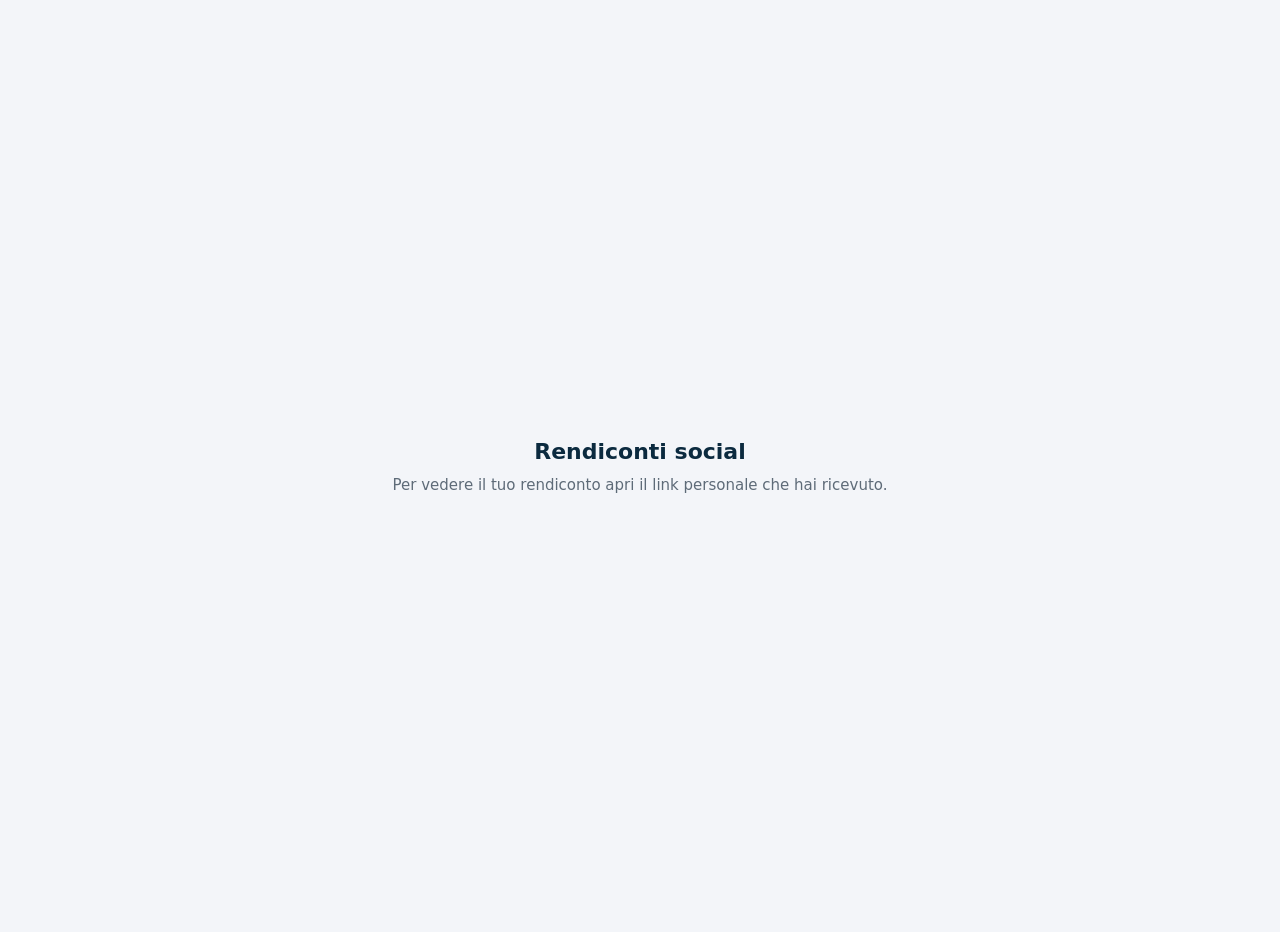
<file: index.html>
<!doctype html>
<html lang="it">
<head>
  <meta charset="utf-8">
  <meta name="viewport" content="width=device-width, initial-scale=1">
  <meta name="robots" content="noindex, nofollow">
  <link rel="icon" href="data:image/svg+xml,%3Csvg xmlns=%27http://www.w3.org/2000/svg%27 viewBox=%270 0 32 32%27%3E%3Crect width=%2732%27 height=%2732%27 rx=%278%27 fill=%27%23058DD3%27/%3E%3Ctext x=%2716%27 y=%2723%27 font-family=%27Arial%27 font-weight=%27900%27 font-size=%2720%27 fill=%27white%27 text-anchor=%27middle%27%3ER%3C/text%3E%3C/svg%3E">
  <title>Rendiconti social</title>
  <style>
    :root { color-scheme: light dark; --bg: #F3F5F9; --ink: #0B2A3F; --muted: #5E6B78; }
    @media (prefers-color-scheme: dark) { :root { --bg: #0D1720; --ink: #E8EEF3; --muted: #93A1AE; } }
    body { margin: 0; min-height: 100vh; display: grid; place-content: center; text-align: center; padding: 16px;
      background: var(--bg); color: var(--ink); font: 15px/1.5 system-ui, -apple-system, sans-serif; }
    h1 { margin: 0 0 6px; font-size: 22px; }
    p { margin: 0; color: var(--muted); }
  </style>
</head>
<body>
  <div><h1>Rendiconti social</h1><p>Per vedere il tuo rendiconto apri il link personale che hai ricevuto.</p></div>
</body>
</html>
</file>
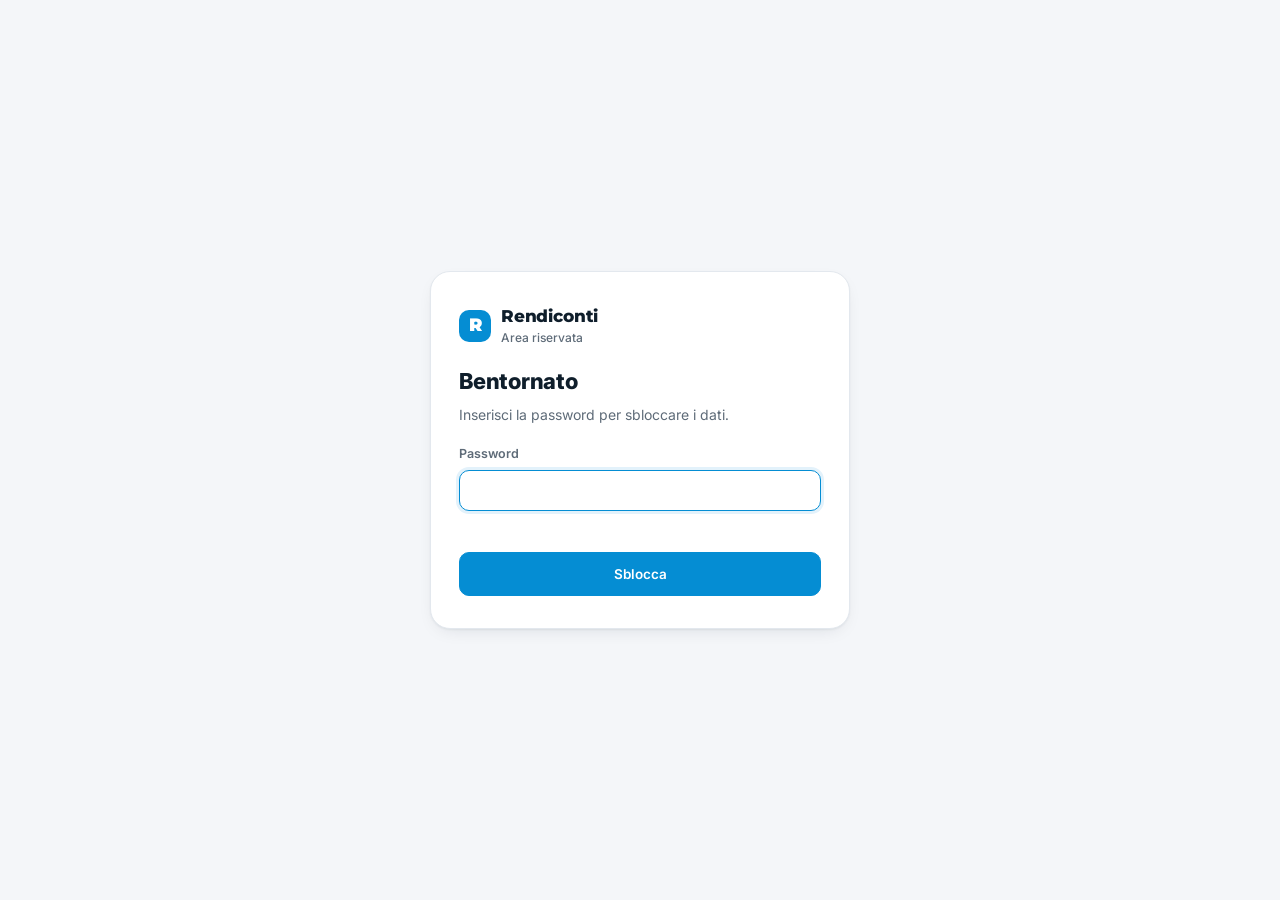
<file: admin/index.html>
<!doctype html>
<html lang="it">
<head>
  <meta charset="utf-8">
  <meta name="viewport" content="width=device-width, initial-scale=1, viewport-fit=cover">
  <meta name="robots" content="noindex, nofollow">
  <meta name="referrer" content="no-referrer">
  <link rel="icon" href="data:image/svg+xml,%3Csvg xmlns=%27http://www.w3.org/2000/svg%27 viewBox=%270 0 32 32%27%3E%3Crect width=%2732%27 height=%2732%27 rx=%278%27 fill=%27%23058DD3%27/%3E%3Ctext x=%2716%27 y=%2723%27 font-family=%27Arial%27 font-weight=%27900%27 font-size=%2720%27 fill=%27white%27 text-anchor=%27middle%27%3ER%3C/text%3E%3C/svg%3E">
  <title>Rendiconti · Admin</title>
  <link rel="preconnect" href="https://fonts.googleapis.com">
  <link rel="preconnect" href="https://fonts.gstatic.com" crossorigin>
  <link href="https://fonts.googleapis.com/css2?family=Inter:wght@400;500;600;700;800&family=Montserrat:wght@700;800&display=swap" rel="stylesheet">
  <link rel="stylesheet" href="../assets/admin.css">
</head>
<body>
  <div id="app"><div class="center"><div class="spinner"></div></div></div>
  <div id="toasts" aria-live="polite"></div>
  <script src="../assets/core.js"></script>
  <script src="../assets/admin.js"></script>
</body>
</html>
</file>
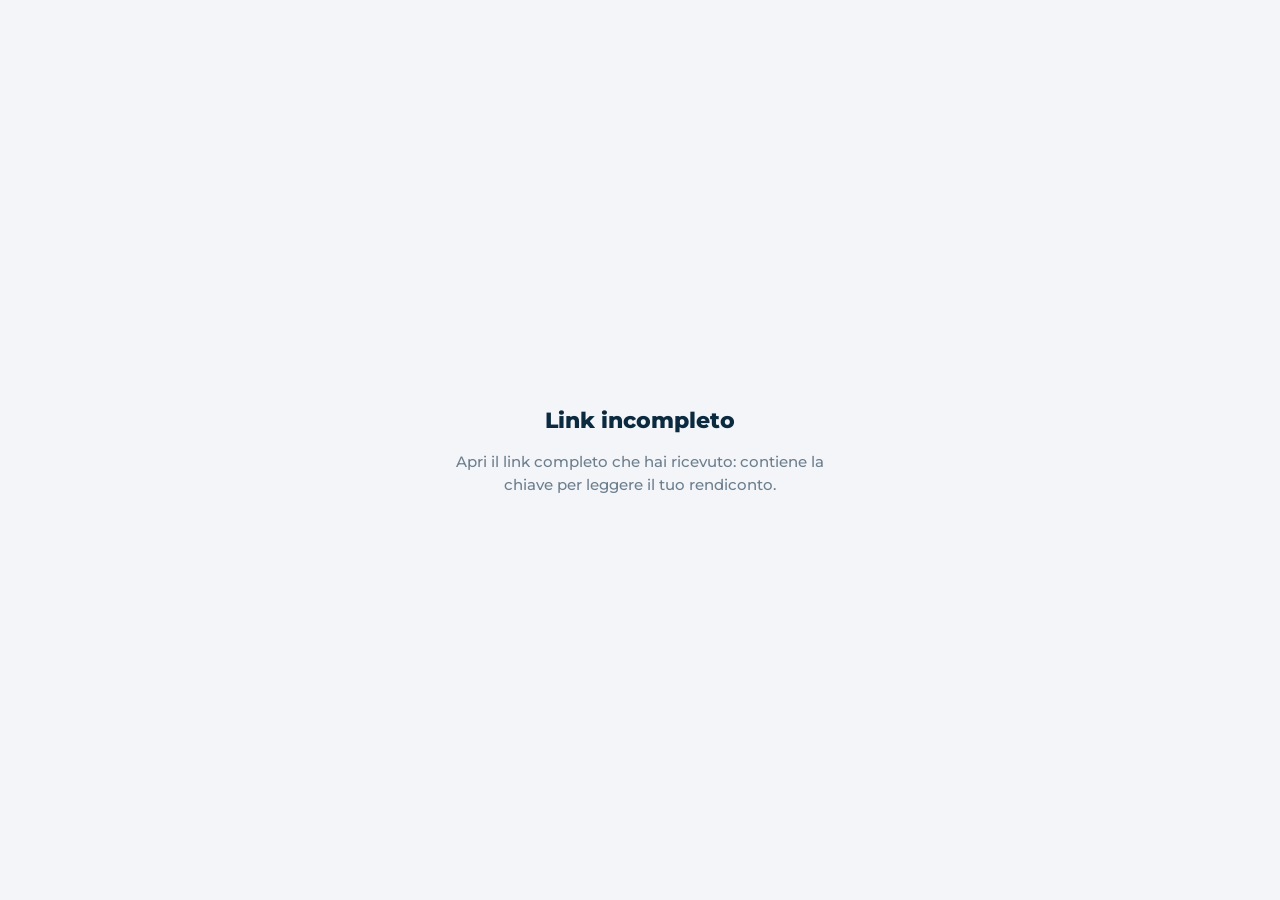
<file: cliente/index.html>
<!doctype html>
<html lang="it">
<head>
  <meta charset="utf-8">
  <meta name="viewport" content="width=device-width, initial-scale=1, viewport-fit=cover">
  <meta name="robots" content="noindex, nofollow">
  <meta name="referrer" content="no-referrer">
  <link rel="icon" href="data:image/svg+xml,%3Csvg xmlns=%27http://www.w3.org/2000/svg%27 viewBox=%270 0 32 32%27%3E%3Crect width=%2732%27 height=%2732%27 rx=%278%27 fill=%27%23058DD3%27/%3E%3Ctext x=%2716%27 y=%2723%27 font-family=%27Arial%27 font-weight=%27900%27 font-size=%2720%27 fill=%27white%27 text-anchor=%27middle%27%3ER%3C/text%3E%3C/svg%3E">
  <title>Rendiconto social</title>
  <link rel="preconnect" href="https://fonts.googleapis.com">
  <link rel="preconnect" href="https://fonts.gstatic.com" crossorigin>
  <link href="https://fonts.googleapis.com/css2?family=Montserrat:wght@300;400;500;600;700;800;900&display=swap" rel="stylesheet">
  <link rel="stylesheet" href="../assets/client.css">
</head>
<body>
  <svg width="0" height="0" style="position:absolute" aria-hidden="true">
    <filter id="grain"><feTurbulence type="fractalNoise" baseFrequency=".9" numOctaves="2" stitchTiles="stitch"/><feColorMatrix values="0 0 0 0 1  0 0 0 0 1  0 0 0 0 1  0 0 0 .55 0"/></filter>
  </svg>
  <!-- data-clarity-mask: Clarity registra visite, scroll e tocchi ma NON il contenuto del rendiconto -->
  <div id="app" data-clarity-mask="True">
    <div class="boot"><div class="spinner"></div><p>Caricamento del rendiconto…</p></div>
  </div>
  <script src="../assets/core.js"></script>
  <script src="../assets/client.js"></script>
  <!-- Microsoft Clarity (statistiche visite). Incolla l'ID del progetto tra le virgolette qui sotto. -->
  <script>
    (function (id) {
      if (!id) return;
      if (location.hash) return; // sicurezza: mai caricare Clarity con la chiave nell'indirizzo
      if (/^(localhost|127\.|\[::1\])/.test(location.hostname)) return; // niente statistiche in anteprima
      (function (c, l, a, r, i, t, y) {
        c[a] = c[a] || function () { (c[a].q = c[a].q || []).push(arguments); };
        t = l.createElement(r); t.async = 1; t.src = 'https://www.clarity.ms/tag/' + i;
        y = l.getElementsByTagName(r)[0]; y.parentNode.insertBefore(t, y);
      })(window, document, 'clarity', 'script', id);
      var slug = new URLSearchParams(location.search).get('c');
      if (slug) window.clarity('set', 'cliente', slug);
    })('zc1m08qu85');
  </script>
</body>
</html>
</file>
<file: assets/admin.css>
:root {
  --bg: #F4F6F9;
  --panel: #FFFFFF;
  --ink: #0F1E2B;
  --muted: #5E6B78;
  --faint: #8A96A3;
  --line: #E3E8EE;
  --line-2: #EEF1F5;
  --accent: #058DD3;
  --accent-soft: #E3F2FB;
  --ok: #1E9E6A;
  --ok-soft: #E2F5EC;
  --warn: #C27A06;
  --warn-soft: #FBF0DC;
  --due: #D6453D;
  --due-soft: #FBE6E4;
  --radius: 14px;
  --shadow: 0 1px 2px rgba(15, 30, 43, .05), 0 6px 20px -10px rgba(15, 30, 43, .18);
  color-scheme: light;
}
* { box-sizing: border-box; }
html, body { margin: 0; }
body {
  background: var(--bg); color: var(--ink);
  font: 14px/1.5 'Inter', system-ui, -apple-system, 'Segoe UI', sans-serif;
  -webkit-font-smoothing: antialiased; font-variant-numeric: tabular-nums;
}
button, input, select, textarea { font: inherit; color: inherit; }
button { cursor: pointer; }
a { color: var(--accent); }
[hidden] { display: none !important; }

.center { min-height: 100vh; display: grid; place-items: center; padding: 16px; }
.spinner { width: 28px; height: 28px; border-radius: 50%; border: 3px solid var(--accent-soft); border-top-color: var(--accent); animation: spin .8s linear infinite; }
.spinner.sm { width: 16px; height: 16px; border-width: 2px; border-color: rgba(255,255,255,.35); border-top-color: #fff; }
@keyframes spin { to { transform: rotate(360deg); } }

/* ---------- auth ---------- */
.auth { width: min(420px, 100%); background: var(--panel); border-radius: 20px; padding: 32px 28px; box-shadow: var(--shadow); border: 1px solid var(--line); }
.auth .logo { margin-bottom: 18px; }
.auth h1 { font-size: 22px; margin: 0 0 6px; font-weight: 800; letter-spacing: -.01em; }
.auth p { margin: 0 0 20px; color: var(--muted); }
.auth form { display: grid; gap: 14px; }
.auth .err { color: var(--due); font-weight: 600; font-size: 13px; min-height: 1em; }

.logo { display: flex; align-items: center; gap: 10px; font-family: 'Montserrat', sans-serif; font-weight: 800; font-size: 17px; letter-spacing: -.01em; }
.logo i { width: 32px; height: 32px; border-radius: 10px; background: var(--accent); color: #fff; display: grid; place-content: center; font-style: normal; font-size: 18px; font-weight: 900; }
.logo small { display: block; font-family: 'Inter', sans-serif; font-weight: 500; font-size: 12px; color: var(--muted); letter-spacing: 0; }

/* ---------- form ---------- */
label.f, div.f { display: grid; gap: 6px; font-size: 12.5px; font-weight: 600; color: var(--muted); min-width: 0; }
.f input, .f select, .f textarea, input.in, select.in {
  width: 100%; border: 1px solid var(--line); background: var(--panel); border-radius: 10px; padding: 9px 12px; font-size: 14px; color: var(--ink);
  transition: border-color .15s, box-shadow .15s; min-width: 0;
}
.f textarea { min-height: 96px; resize: vertical; line-height: 1.45; }
.f input:focus, .f select:focus, .f textarea:focus, input.in:focus, select.in:focus { outline: none; border-color: var(--accent); box-shadow: 0 0 0 3px var(--accent-soft); }
.f .help { font-weight: 400; color: var(--faint); font-size: 12px; }
.grid2 { display: grid; grid-template-columns: 1fr 1fr; gap: 12px; }
.grid3 { display: grid; grid-template-columns: repeat(3, 1fr); gap: 12px; }
.check { display: flex; gap: 8px; align-items: center; font-weight: 500; color: var(--ink); font-size: 13.5px; }
.pick { border: 1px solid var(--line); border-radius: 10px; max-height: 240px; overflow: auto; }
.pick-row { display: flex; align-items: center; gap: 10px; padding: 9px 12px; cursor: pointer; font-weight: 400; color: var(--ink); }
.pick-row + .pick-row { border-top: 1px solid var(--line-2); }
.pick-row:hover { background: var(--line-2); }
.pick-row input { width: 16px; height: 16px; padding: 0; margin: 0; flex: none; accent-color: var(--accent); }
.pick-t { flex: 1; min-width: 0; display: grid; }
.pick-t b { font-weight: 600; font-size: 13.5px; overflow: hidden; text-overflow: ellipsis; white-space: nowrap; }
.pick-t small { color: var(--faint); font-size: 12px; }
.pick-p { font-weight: 700; font-size: 13.5px; white-space: nowrap; }
.pick-sum { font-weight: 500; font-size: 12.5px; color: var(--muted); }
.paid-for { font-size: 12px; color: var(--faint); margin-top: 2px; }

.btn {
  display: inline-flex; align-items: center; justify-content: center; gap: 7px; white-space: nowrap;
  border: 1px solid var(--line); background: var(--panel); border-radius: 10px; padding: 8px 14px; font-weight: 600; font-size: 13.5px;
  transition: background .15s, border-color .15s, transform .1s;
}
a.btn { text-decoration: none; color: var(--ink); }
.btn:hover { background: var(--line-2); }
.btn:active { transform: translateY(1px); }
.btn svg { width: 16px; height: 16px; flex: none; }
.btn.primary { background: var(--accent); border-color: var(--accent); color: #fff; }
.btn.primary:hover { filter: brightness(1.06); }
.btn.dark { background: var(--ink); border-color: var(--ink); color: #fff; }
.btn.danger { color: var(--due); }
.btn.danger:hover { background: var(--due-soft); border-color: #f2c4c0; }
.btn.ghost { border-color: transparent; background: transparent; }
.btn.ghost:hover { background: var(--line-2); }
.btn.icon { padding: 7px; }
.btn.block { width: 100%; padding: 11px; }
.btn:disabled { opacity: .55; cursor: default; }

/* ---------- shell ---------- */
.shell { display: grid; grid-template-columns: 252px minmax(0, 1fr); min-height: 100vh; }
.side { background: var(--panel); border-right: 1px solid var(--line); padding: 18px 12px; display: flex; flex-direction: column; gap: 14px; position: sticky; top: 0; height: 100vh; overflow: auto; }
.side .logo { padding: 2px 8px 8px; }
.nav { display: grid; gap: 2px; }
.nav-h { font-size: 11px; font-weight: 700; color: var(--faint); letter-spacing: .08em; text-transform: uppercase; padding: 14px 10px 6px; }
.nav button {
  display: flex; align-items: center; gap: 10px; width: 100%; text-align: left; border: 0; background: none; border-radius: 9px; padding: 8px 10px; font-weight: 600; color: var(--muted);
}
.nav button:hover { background: var(--line-2); color: var(--ink); }
.nav button.on { background: var(--accent-soft); color: var(--ink); }
.nav button svg { width: 17px; height: 17px; flex: none; }
.nav .dot { width: 10px; height: 10px; border-radius: 50%; flex: none; box-shadow: inset 0 0 0 1px rgba(0,0,0,.08); }
.nav .nm { flex: 1; min-width: 0; overflow: hidden; text-overflow: ellipsis; white-space: nowrap; }
.nav em { font-style: normal; font-size: 12px; color: var(--due); font-weight: 700; }
.nav em.zero { color: var(--ok); }
.side-foot { margin-top: auto; display: grid; gap: 2px; border-top: 1px solid var(--line); padding-top: 10px; }

.main { min-width: 0; display: flex; flex-direction: column; }
.bar { position: sticky; top: 0; z-index: 10; display: flex; align-items: center; justify-content: space-between; gap: 12px; padding: 12px 28px; background: rgba(244, 246, 249, .86); backdrop-filter: blur(10px); border-bottom: 1px solid var(--line); }
.crumbs { font-weight: 700; color: var(--muted); display: flex; gap: 8px; align-items: center; min-width: 0; }
.crumbs b { color: var(--ink); overflow: hidden; text-overflow: ellipsis; white-space: nowrap; }
.bar-r { display: flex; align-items: center; gap: 12px; }
.pubstate { display: inline-flex; align-items: center; gap: 7px; font-size: 12.5px; font-weight: 600; color: var(--muted); }
.pubstate::before { content: ""; width: 8px; height: 8px; border-radius: 50%; background: var(--ok); }
.pubstate.dirty { color: var(--warn); }
.pubstate.dirty::before { background: var(--warn); box-shadow: 0 0 0 4px var(--warn-soft); }
.menu-btn { display: none; }
.view { padding: 26px 28px 60px; max-width: 1240px; width: 100%; }

/* ---------- blocchi ---------- */
.head { display: flex; align-items: center; justify-content: space-between; gap: 16px; flex-wrap: wrap; margin-bottom: 20px; }
.head h1 { margin: 0; font-size: 24px; font-weight: 800; letter-spacing: -.02em; display: flex; align-items: center; gap: 10px; }
.head h1 .dot { width: 14px; height: 14px; border-radius: 50%; }
.head .sub { color: var(--muted); font-size: 13.5px; margin-top: 2px; }
.head .acts { display: flex; gap: 8px; flex-wrap: wrap; }

.kpis { display: grid; grid-template-columns: repeat(4, minmax(0, 1fr)); gap: 14px; margin-bottom: 22px; }
.kpi { background: var(--panel); border: 1px solid var(--line); border-radius: var(--radius); padding: 16px 18px; box-shadow: var(--shadow); min-width: 0; }
.kpi .l { font-size: 12px; font-weight: 600; color: var(--muted); }
.kpi .v { font-size: 24px; font-weight: 800; letter-spacing: -.02em; margin-top: 4px; white-space: nowrap; overflow: hidden; text-overflow: ellipsis; }
.kpi .h { font-size: 12px; color: var(--faint); margin-top: 2px; }
.kpi.due .v { color: var(--due); }
.kpi.ok .v { color: var(--ok); }

.panel { background: var(--panel); border: 1px solid var(--line); border-radius: var(--radius); box-shadow: var(--shadow); overflow: hidden; }
.panel + .panel { margin-top: 18px; }
.panel-h { display: flex; align-items: center; justify-content: space-between; gap: 12px; padding: 14px 18px; border-bottom: 1px solid var(--line); }
.panel-h h2 { margin: 0; font-size: 15px; font-weight: 700; }
.panel-b { padding: 18px; }
.empty { padding: 40px 20px; text-align: center; color: var(--muted); }
.empty b { display: block; color: var(--ink); font-size: 15px; margin-bottom: 4px; }

table.t { width: 100%; border-collapse: collapse; }
.t th { text-align: left; font-size: 11.5px; font-weight: 700; color: var(--faint); text-transform: uppercase; letter-spacing: .06em; padding: 10px 14px; border-bottom: 1px solid var(--line); background: #FAFBFC; white-space: nowrap; }
.t td { padding: 11px 14px; border-bottom: 1px solid var(--line-2); vertical-align: middle; }
.t tr:last-child td { border-bottom: 0; }
.t tbody tr.click { cursor: pointer; }
.t tbody tr.click:hover td { background: #FAFBFD; }
.t .num { text-align: right; white-space: nowrap; }
.t .strong { font-weight: 700; }
.t tfoot td { font-weight: 700; background: #FAFBFC; border-top: 1px solid var(--line); }
.t .acts { text-align: right; white-space: nowrap; }
.scroll-x { overflow-x: auto; }

.who { display: flex; align-items: center; gap: 10px; min-width: 0; }
.who .dot { width: 10px; height: 10px; border-radius: 50%; flex: none; }
.who b { font-weight: 700; }
.who small { display: block; color: var(--faint); font-size: 12px; }
.mini-bar { width: 110px; height: 6px; border-radius: 9px; background: var(--line-2); overflow: hidden; }
.mini-bar i { display: block; height: 100%; background: var(--ok); border-radius: 9px; }

.thumb { width: 46px; height: 46px; border-radius: 9px; background: var(--accent-soft); color: var(--accent); display: grid; place-content: center; overflow: hidden; flex: none; }
.thumb img { width: 100%; height: 100%; object-fit: cover; }
.thumb svg { width: 20px; height: 20px; }
.wk { display: flex; align-items: center; gap: 12px; min-width: 220px; }
.wk .tt { font-weight: 700; max-width: 340px; overflow: hidden; text-overflow: ellipsis; white-space: nowrap; }
.wk .cp { font-size: 12.5px; color: var(--faint); max-width: 340px; overflow: hidden; text-overflow: ellipsis; white-space: nowrap; }

.pill { display: inline-flex; align-items: center; gap: 5px; font-size: 12px; font-weight: 700; padding: 3px 9px; border-radius: 99px; white-space: nowrap; }
.pill.published { background: var(--accent-soft); color: #046ea6; }
.pill.draft { background: #ECEEF2; color: #3b4652; }
.pill.saldato { background: var(--ok-soft); color: var(--ok); }
.pill.parziale { background: var(--warn-soft); color: var(--warn); }
.pill.da_saldare { background: var(--due-soft); color: var(--due); }

.filters { display: flex; gap: 10px; flex-wrap: wrap; align-items: center; padding: 14px 18px; border-bottom: 1px solid var(--line); background: #FBFCFD; }
.filters .in { width: auto; padding: 7px 10px; font-size: 13px; }
.filters .search { flex: 1 1 200px; min-width: 160px; }
.filters .price { width: 96px; }
.filters .sep { color: var(--faint); }

.tabs { display: flex; gap: 4px; border-bottom: 1px solid var(--line); margin-bottom: 18px; overflow-x: auto; }
.tabs button { border: 0; background: none; padding: 10px 14px; font-weight: 600; color: var(--muted); border-bottom: 2px solid transparent; margin-bottom: -1px; white-space: nowrap; }
.tabs button.on { color: var(--ink); border-bottom-color: var(--accent); }
.tabs button span { font-size: 12px; color: var(--faint); margin-left: 4px; }

.linkbox { display: flex; gap: 8px; }
.linkbox input { font-family: ui-monospace, SFMono-Regular, Menlo, monospace; font-size: 12px; }
.linkbox input.pin-show { font-size: 18px; font-weight: 700; letter-spacing: .3em; max-width: 220px; }
.swatches { display: grid; grid-template-columns: repeat(5, minmax(0, 1fr)); gap: 10px; }
.sw { display: grid; gap: 6px; font-size: 12px; font-weight: 600; color: var(--muted); }
.sw input[type=color] { width: 100%; height: 40px; border: 1px solid var(--line); border-radius: 10px; padding: 3px; background: #fff; cursor: pointer; }
.sw code { font-size: 11.5px; color: var(--faint); }
.theme-prev { border-radius: 14px; overflow: hidden; border: 1px solid var(--line); }
.theme-prev .tp-hero { padding: 22px 20px 30px; color: #fff; font-family: 'Montserrat', sans-serif; position: relative; }
.theme-prev .tp-hero b { font-size: 24px; font-weight: 800; display: block; }
.theme-prev .tp-hero span { font-size: 40px; font-weight: 800; position: absolute; right: 16px; top: 4px; opacity: .9; }
.theme-prev .tp-body { padding: 14px 20px; display: flex; gap: 10px; align-items: center; }
.theme-prev .tp-card { flex: 1; background: #fff; border-radius: 10px; padding: 10px 12px; font-size: 12px; font-weight: 700; }
.danger-zone { border: 1px solid #f2c4c0; background: #fff9f8; border-radius: 12px; padding: 14px 16px; display: flex; justify-content: space-between; align-items: center; gap: 12px; flex-wrap: wrap; }
.danger-zone p { margin: 0; color: var(--muted); font-size: 13px; max-width: 520px; }
.danger-zone b { color: var(--ink); display: block; }

.stack { display: grid; gap: 16px; }
.note { background: var(--accent-soft); color: #0b4a6e; border-radius: 10px; padding: 10px 12px; font-size: 13px; }
.note.warn { background: var(--warn-soft); color: #6b4503; }
.note ol { margin: 6px 0 0; padding-left: 18px; }
.note code { background: rgba(255,255,255,.7); padding: 1px 5px; border-radius: 5px; font-size: 12px; }

/* ---------- modale ---------- */
.modal { position: fixed; inset: 0; z-index: 100; background: rgba(15, 30, 43, .45); backdrop-filter: blur(3px); display: grid; place-items: center; padding: 16px; animation: fade .15s ease; }
@keyframes fade { from { opacity: 0; } }
.dlg { width: min(560px, 100%); max-height: calc(100vh - 32px); overflow: auto; background: var(--panel); border-radius: 18px; box-shadow: 0 24px 70px rgba(0,0,0,.28); animation: pop .2s ease; display: flex; flex-direction: column; }
.dlg.wide { width: min(960px, 100%); }
@keyframes pop { from { transform: translateY(10px); opacity: 0; } }
.dlg-h { display: flex; align-items: center; justify-content: space-between; padding: 16px 20px; border-bottom: 1px solid var(--line); position: sticky; top: 0; background: var(--panel); z-index: 2; }
.dlg-h h2 { margin: 0; font-size: 17px; font-weight: 800; }
.dlg-b { padding: 20px; display: grid; gap: 14px; }
.dlg-f { display: flex; justify-content: flex-end; gap: 8px; padding: 14px 20px; border-top: 1px solid var(--line); position: sticky; bottom: 0; background: var(--panel); }
.split { display: grid; grid-template-columns: minmax(0, 1fr) 340px; gap: 20px; }
.preview { background: var(--bg); border-radius: 12px; border: 1px solid var(--line); min-height: 300px; display: grid; place-items: center; overflow: hidden; color: var(--faint); text-align: center; font-size: 13px; }
.preview iframe { width: 100%; height: 560px; border: 0; background: #fff; }
.seg { display: inline-grid; grid-auto-flow: column; background: var(--line-2); border-radius: 10px; padding: 3px; gap: 3px; }
.seg button { border: 0; background: none; padding: 7px 14px; border-radius: 8px; font-weight: 600; color: var(--muted); display: inline-flex; gap: 6px; align-items: center; }
.seg button svg { width: 15px; height: 15px; }
.seg button.on { background: #fff; color: var(--ink); box-shadow: 0 1px 3px rgba(0,0,0,.1); }
.imgs { display: grid; grid-template-columns: repeat(auto-fill, minmax(84px, 1fr)); gap: 8px; }
.imgs .it { position: relative; aspect-ratio: 1; border-radius: 10px; overflow: hidden; background: var(--line-2); }
.imgs .it img { width: 100%; height: 100%; object-fit: cover; }
.imgs .it button { position: absolute; top: 4px; width: 24px; height: 24px; border-radius: 50%; border: 0; background: rgba(15,30,43,.75); color: #fff; display: grid; place-content: center; padding: 0; }
.imgs .it button svg { width: 13px; height: 13px; }
.imgs .it .rm { right: 4px; }
.imgs .it .mv { left: 4px; }
.imgs .it .n { position: absolute; bottom: 4px; left: 6px; font-size: 11px; font-weight: 800; color: #fff; text-shadow: 0 1px 3px rgba(0,0,0,.6); }
.drop { aspect-ratio: 1; border: 1.5px dashed var(--line); border-radius: 10px; display: grid; place-content: center; text-align: center; gap: 4px; color: var(--muted); font-size: 12px; font-weight: 600; cursor: pointer; background: #fbfcfd; }
.drop:hover, .drop.over { border-color: var(--accent); color: var(--accent); background: var(--accent-soft); }
.drop svg { width: 20px; height: 20px; margin: 0 auto; }

#toasts { position: fixed; bottom: 18px; right: 18px; z-index: 200; display: grid; gap: 8px; }
.toast { background: var(--ink); color: #fff; padding: 11px 16px; border-radius: 12px; font-weight: 600; font-size: 13.5px; box-shadow: 0 10px 30px rgba(0,0,0,.25); max-width: 380px; animation: pop .2s ease; }
.toast.err { background: var(--due); }
.toast.ok { background: var(--ok); }

@media (max-width: 1000px) {
  .kpis { grid-template-columns: repeat(2, minmax(0, 1fr)); }
  .split { grid-template-columns: 1fr; }
  .preview iframe { height: 480px; }
}
@media (max-width: 820px) {
  .shell { grid-template-columns: 1fr; }
  .side { position: fixed; z-index: 60; inset: 0 auto 0 0; width: 270px; transform: translateX(-100%); transition: transform .25s; box-shadow: 10px 0 40px rgba(0,0,0,.15); }
  .shell.nav-open .side { transform: none; }
  .menu-btn { display: inline-flex; }
  .bar { padding: 10px 16px; }
  .view { padding: 18px 16px 50px; }
  .grid2, .grid3 { grid-template-columns: 1fr; }
  .swatches { grid-template-columns: repeat(3, minmax(0, 1fr)); }
  .pubstate span { display: none; }
}
</file>
<file: assets/client.css>
:root {
  --primary: #058DD3;
  --accent: #61ADDF;
  --paper: #EFEFEF;
  --bg: #F3F5F9;
  --ink: #0B2A3F;
  --white: #FFFFFF;
  --muted: color-mix(in srgb, var(--ink) 58%, transparent);
  --line: color-mix(in srgb, var(--ink) 12%, transparent);
  --ok: #1E9E6A;
  --warn: #D98A0B;
  --due: #D6453D;
  --radius: 18px;
  --shadow: 0 1px 2px rgba(11, 42, 63, .06), 0 12px 40px -12px rgba(11, 42, 63, .22);
  --grain: url("data:image/svg+xml,%3Csvg xmlns='http://www.w3.org/2000/svg' width='220' height='220'%3E%3Cfilter id='n'%3E%3CfeTurbulence type='fractalNoise' baseFrequency='.85' numOctaves='2' stitchTiles='stitch'/%3E%3CfeColorMatrix values='0 0 0 0 1 0 0 0 0 1 0 0 0 0 1 0 0 0 .5 0'/%3E%3C/filter%3E%3Crect width='100%25' height='100%25' filter='url(%23n)'/%3E%3C/svg%3E");
  color-scheme: light;
}

* { box-sizing: border-box; }
html { -webkit-text-size-adjust: 100%; }
body {
  margin: 0;
  background: var(--bg);
  color: var(--ink);
  font-family: 'Montserrat', system-ui, -apple-system, 'Segoe UI', sans-serif;
  font-size: 15px;
  line-height: 1.5;
  -webkit-font-smoothing: antialiased;
  font-variant-numeric: tabular-nums;
}
button { font: inherit; color: inherit; cursor: pointer; }
a { color: inherit; }
img { display: block; max-width: 100%; }
[hidden] { display: none !important; }

/* ---------- boot / errore ---------- */
.boot {
  min-height: 100vh; display: grid; place-content: center; justify-items: center; gap: 14px;
  color: var(--muted); font-weight: 500; text-align: center; padding: 24px;
}
.boot h1 { color: var(--ink); font-size: 22px; margin: 0; font-weight: 800; }
.boot p { margin: 0; max-width: 380px; }
.spinner {
  width: 34px; height: 34px; border-radius: 50%;
  border: 3px solid color-mix(in srgb, var(--primary) 20%, transparent); border-top-color: var(--primary);
  animation: spin .8s linear infinite;
}
@keyframes spin { to { transform: rotate(360deg); } }

/* ---------- schermata PIN ---------- */
.lock {
  position: relative; overflow: hidden; isolation: isolate;
  min-height: 100vh; display: grid; place-items: center; padding: 24px 16px;
  background: var(--primary);
}
.lock::before { content: ""; position: absolute; inset: 0; z-index: -1; background-image: var(--grain); opacity: .16; mix-blend-mode: screen; }
.lock-card {
  width: min(380px, 100%); background: var(--white); border-radius: 24px; padding: 30px 26px 24px;
  box-shadow: 0 30px 70px -20px rgba(0, 0, 0, .45); text-align: center; display: grid; gap: 14px;
}
.lock-ico { width: 54px; height: 54px; margin: 0 auto; border-radius: 16px; display: grid; place-content: center; background: color-mix(in srgb, var(--primary) 12%, #fff); color: var(--primary); }
.lock-ico svg { width: 26px; height: 26px; }
.lock-card h1 { margin: 0; font-size: 22px; font-weight: 800; letter-spacing: -.01em; }
.lock-card p { margin: 0; color: var(--muted); font-size: 14px; }
.pin-in {
  width: 100%; border: 2px solid var(--line); border-radius: 14px; padding: 14px; margin-top: 4px;
  font: 800 28px/1 'Montserrat', sans-serif; letter-spacing: .4em; text-align: center; text-indent: .4em; color: var(--ink);
  background: var(--bg); transition: border-color .15s, box-shadow .15s;
}
.pin-in:focus { outline: none; border-color: var(--primary); box-shadow: 0 0 0 4px color-mix(in srgb, var(--primary) 20%, transparent); background: #fff; }
.pin-in::placeholder { color: color-mix(in srgb, var(--ink) 25%, transparent); }
.remember { display: flex; align-items: center; justify-content: center; gap: 8px; font-size: 13px; font-weight: 600; color: var(--muted); cursor: pointer; }
.remember input { accent-color: var(--primary); width: 16px; height: 16px; }
.pin-btn { border: 0; border-radius: 999px; padding: 14px; background: var(--primary); color: #fff; font-weight: 800; font-size: 15px; box-shadow: 0 10px 24px -10px var(--primary); }
.pin-btn:disabled { opacity: .7; }
.pin-err { min-height: 1.2em; color: var(--due) !important; font-weight: 700; font-size: 13px !important; }
.shake { animation: shake .4s; }
@keyframes shake { 20%, 60% { transform: translateX(-8px); } 40%, 80% { transform: translateX(8px); } }

/* ---------- topbar ---------- */
.topbar {
  position: absolute; inset: 0 0 auto 0; z-index: 5;
  display: flex; align-items: center; justify-content: space-between; gap: 12px;
  padding: 18px clamp(16px, 4vw, 40px);
  color: var(--white);
}
.brand { font-size: 12px; letter-spacing: .14em; text-transform: uppercase; font-weight: 600; opacity: .92; }
.brand b { font-weight: 800; }
.btn-ghost {
  display: inline-flex; align-items: center; gap: 8px;
  border: 1.5px solid rgba(255,255,255,.55); background: rgba(255,255,255,.08);
  color: var(--white); border-radius: 999px; padding: 8px 16px; font-weight: 700; font-size: 13px;
  backdrop-filter: blur(6px); transition: background .2s, transform .2s;
}
.btn-ghost:hover { background: rgba(255,255,255,.2); transform: translateY(-1px); }
.btn-ghost svg { width: 16px; height: 16px; }

/* ---------- hero ---------- */
.hero {
  position: relative; overflow: hidden;
  background: var(--primary); color: var(--white);
  padding: 96px 0 120px;
  isolation: isolate;
}
.hero::before {
  content: ""; position: absolute; inset: 0; z-index: -1;
  background-image: var(--grain); opacity: .16; mix-blend-mode: screen;
}
.quote-mark {
  position: absolute; z-index: -1; font-weight: 900; line-height: .8;
  color: var(--accent); opacity: .55; user-select: none; pointer-events: none;
  font-size: clamp(180px, 30vw, 380px);
}
.quote-mark.open { top: 40px; left: -2vw; animation: drift 14s ease-in-out infinite alternate; }
.quote-mark.close { bottom: 30px; right: -1vw; animation: drift 17s ease-in-out infinite alternate-reverse; }
@keyframes drift {
  from { transform: translate(0, 0) rotate(-3deg); }
  to { transform: translate(3vw, 18px) rotate(4deg); }
}
.hero-head { padding: 0 clamp(16px, 4vw, 40px); max-width: 1180px; margin: 0 auto; }
.kicker { font-size: 12px; letter-spacing: .2em; text-transform: uppercase; font-weight: 700; opacity: .85; margin: 0 0 10px; }
.hero h1 {
  margin: 0; font-size: clamp(38px, 7vw, 76px); line-height: 1; letter-spacing: -.02em; font-weight: 800;
  text-wrap: balance;
}
.hero h1 span { font-weight: 300; }
.hero-sub { margin: 14px 0 0; font-size: clamp(15px, 1.6vw, 18px); font-weight: 400; max-width: 560px; opacity: .95; }
.hero-sub b { font-weight: 800; }
.handle { display: inline-flex; align-items: center; gap: 6px; margin-top: 16px; font-weight: 700; font-size: 14px; opacity: .95; text-decoration: none; }
.handle svg { width: 18px; height: 18px; }

/* carosello */
.reel { position: relative; margin-top: 36px; }
.reel-track {
  display: flex; gap: 18px; overflow-x: auto; scroll-snap-type: x mandatory;
  padding: 10px clamp(16px, 4vw, 40px) 26px; scroll-padding: 0 clamp(16px, 4vw, 40px);
  scrollbar-width: none; -webkit-overflow-scrolling: touch;
}
.reel-track::-webkit-scrollbar { display: none; }
.card {
  position: relative; flex: 0 0 auto; width: clamp(236px, 68vw, 300px); aspect-ratio: 4 / 5.6;
  scroll-snap-align: start; border-radius: var(--radius); overflow: hidden;
  background: var(--white); color: var(--ink); box-shadow: 0 18px 40px -16px rgba(0,0,0,.45);
  border: 0; padding: 0; text-align: left;
  transition: transform .35s cubic-bezier(.2,.8,.2,1), box-shadow .35s;
}
.card:hover, .card:focus-visible { transform: translateY(-6px) rotate(-.6deg); box-shadow: 0 26px 50px -16px rgba(0,0,0,.55); outline: none; }
.card .frame { position: absolute; inset: 0; }
/* l'embed di Instagram ha un'intestazione di ~54px: la tagliamo per mostrare solo il contenuto */
.card iframe { position: absolute; top: -54px; left: 0; width: 100%; height: calc(100% + 54px); border: 0; pointer-events: none; background: #fff; }
.card img { width: 100%; height: 100%; object-fit: cover; }
.card .shade {
  position: absolute; inset: auto 0 0 0; padding: 40px 14px 14px;
  background: linear-gradient(to top, rgba(4, 20, 32, .82), transparent);
  color: #fff; font-weight: 700; font-size: 14px; line-height: 1.3;
}
.card .shade small { display: block; font-weight: 500; opacity: .85; font-size: 12px; margin-top: 4px; }
.badge {
  position: absolute; top: 12px; left: 12px; z-index: 2;
  display: inline-flex; align-items: center; gap: 6px;
  padding: 5px 10px; border-radius: 999px; font-size: 11px; font-weight: 800; letter-spacing: .06em; text-transform: uppercase;
  background: rgba(255,255,255,.94); color: var(--ink); box-shadow: 0 2px 8px rgba(0,0,0,.15);
}
.badge.draft { background: var(--ink); color: #fff; }
.badge svg { width: 13px; height: 13px; }
.card .ph {
  width: 100%; height: 100%; display: grid; place-content: center; text-align: center; gap: 10px; padding: 20px;
  background: color-mix(in srgb, var(--primary) 10%, #fff); color: var(--primary); font-weight: 700;
}
.card .ph svg { width: 40px; height: 40px; margin: 0 auto; }
.reel-nav { display: flex; justify-content: center; gap: 10px; margin-top: 4px; }
.reel-nav button {
  width: 42px; height: 42px; border-radius: 50%; border: 1.5px solid rgba(255,255,255,.6);
  background: rgba(255,255,255,.1); color: #fff; display: grid; place-content: center;
}
.reel-nav button:hover { background: rgba(255,255,255,.25); }
.reel-nav svg { width: 18px; height: 18px; }
.reel-empty { margin: 30px clamp(16px, 4vw, 40px) 0; padding: 30px; border: 1.5px dashed rgba(255,255,255,.5); border-radius: var(--radius); text-align: center; font-weight: 600; }

.torn { position: absolute; left: 0; right: 0; bottom: -1px; height: 46px; z-index: 1; }
.torn path { fill: var(--bg); }

/* ---------- main ---------- */
main { max-width: 1080px; margin: 0 auto; padding: 8px clamp(16px, 4vw, 40px) 64px; position: relative; z-index: 2; }

.summary { display: grid; grid-template-columns: repeat(3, minmax(0, 1fr)); gap: 14px; margin-top: -10px; }
.kpi {
  background: var(--white); border-radius: var(--radius); padding: 18px 20px; box-shadow: var(--shadow);
  border: 1px solid var(--line); min-width: 0;
}
.kpi .lbl { font-size: 12px; font-weight: 700; letter-spacing: .08em; text-transform: uppercase; color: var(--muted); }
.kpi .val { font-size: clamp(22px, 3.4vw, 32px); font-weight: 800; letter-spacing: -.02em; margin-top: 6px; white-space: nowrap; overflow: hidden; text-overflow: ellipsis; }
.kpi .hint { font-size: 13px; color: var(--muted); margin-top: 2px; }
.kpi.due { background: var(--ink); color: #fff; border-color: transparent; }
.kpi.due .lbl, .kpi.due .hint { color: rgba(255,255,255,.7); }
.pay-btn {
  display: inline-flex; align-items: center; gap: 8px; margin-top: 12px;
  background: #fff; color: var(--ink); border-radius: 999px; padding: 9px 16px;
  font-weight: 800; font-size: 14px; text-decoration: none; transition: transform .15s;
}
.pay-btn:hover { transform: translateY(-1px); }
.pay-btn svg { width: 16px; height: 16px; }
.pay-print { display: none; }
.kpi.done { background: var(--ok); color: #fff; border-color: transparent; }
.kpi.done .lbl, .kpi.done .hint { color: rgba(255,255,255,.82); }
.progress { grid-column: 1 / -1; background: var(--white); border-radius: var(--radius); padding: 16px 20px; box-shadow: var(--shadow); border: 1px solid var(--line); }
.progress-row { display: flex; justify-content: space-between; font-size: 13px; font-weight: 700; color: var(--muted); }
.bar { height: 10px; background: color-mix(in srgb, var(--primary) 14%, transparent); border-radius: 99px; overflow: hidden; margin-top: 10px; }
.bar > i { display: block; height: 100%; width: 0; background: linear-gradient(90deg, var(--primary), var(--accent)); border-radius: 99px; transition: width 1.4s cubic-bezier(.2,.8,.2,1); }

/* ---------- ricevuta ---------- */
.receipt-wrap { margin-top: 34px; }
.section-title { display: flex; align-items: end; justify-content: space-between; gap: 12px; flex-wrap: wrap; margin-bottom: 14px; }
.section-title h2 { margin: 0; font-size: 22px; font-weight: 800; letter-spacing: -.01em; }
.chips { display: flex; gap: 8px; flex-wrap: wrap; }
.chip {
  border: 1.5px solid var(--line); background: var(--white); border-radius: 999px; padding: 7px 14px;
  font-size: 13px; font-weight: 700; color: var(--muted); transition: all .2s;
}
.chip b { font-weight: 800; margin-left: 4px; opacity: .7; }
.chip[aria-pressed="true"] { background: var(--ink); border-color: var(--ink); color: #fff; }

.receipt {
  position: relative; background: var(--white); padding: 34px clamp(18px, 4vw, 44px);
  filter: drop-shadow(0 14px 22px rgba(11, 42, 63, .13));
  margin: 8px 0;
}
.receipt::before, .receipt::after {
  content: ""; position: absolute; left: 0; right: 0; height: 8px;
}
.receipt::before {
  top: -8px;
  background:
    linear-gradient(45deg, var(--white) 25%, transparent 25%) 0 100% / 16px 16px repeat-x,
    linear-gradient(-45deg, var(--white) 25%, transparent 25%) 0 100% / 16px 16px repeat-x;
}
.receipt::after {
  bottom: -8px;
  background:
    linear-gradient(135deg, var(--white) 25%, transparent 25%) 0 0 / 16px 16px repeat-x,
    linear-gradient(-135deg, var(--white) 25%, transparent 25%) 0 0 / 16px 16px repeat-x;
}
.r-head { display: grid; grid-template-columns: 1fr auto; gap: 16px; padding-bottom: 20px; border-bottom: 2px dashed var(--line); }
.r-head h3 { margin: 0; font-size: 13px; letter-spacing: .2em; text-transform: uppercase; font-weight: 800; color: var(--primary); }
.r-head .big { font-size: 24px; font-weight: 800; margin-top: 4px; }
.r-meta { display: grid; gap: 2px; font-size: 13px; color: var(--muted); text-align: right; }
.r-meta b { color: var(--ink); font-weight: 700; }

.r-list { list-style: none; margin: 0; padding: 0; }
.r-row {
  display: grid; grid-template-columns: 54px minmax(0, 1fr) auto; gap: 14px; align-items: center;
  padding: 14px 8px; margin: 0 -8px; border-radius: 12px; position: relative;
  cursor: pointer; transition: background .15s;
}
.r-row::after { content: ""; position: absolute; left: 8px; right: 8px; bottom: 0; height: 1px; background: var(--line); }
.r-row:hover, .r-row:focus-visible { background: color-mix(in srgb, var(--primary) 7%, transparent); outline: none; }
.r-thumb {
  width: 54px; height: 54px; border-radius: 10px; overflow: hidden;
  background: color-mix(in srgb, var(--primary) 12%, #fff); display: grid; place-content: center; color: var(--primary);
}
.r-thumb img { width: 100%; height: 100%; object-fit: cover; }
.r-thumb svg { width: 24px; height: 24px; }
.r-title { font-weight: 700; white-space: nowrap; overflow: hidden; text-overflow: ellipsis; }
.r-sub { display: flex; align-items: center; gap: 8px; flex-wrap: wrap; font-size: 12.5px; color: var(--muted); margin-top: 2px; }
.tag { font-size: 10.5px; font-weight: 800; letter-spacing: .06em; text-transform: uppercase; padding: 2px 8px; border-radius: 99px; background: color-mix(in srgb, var(--primary) 12%, transparent); color: var(--primary); }
.tag.draft { background: color-mix(in srgb, var(--ink) 10%, transparent); color: var(--ink); }
.state { display: inline-flex; align-items: center; gap: 5px; font-weight: 700; }
.state::before { content: ""; width: 7px; height: 7px; border-radius: 50%; background: currentColor; }
.state.saldato { color: var(--ok); }
.state.parziale { color: var(--warn); }
.state.da_saldare { color: var(--muted); }
.r-price { font-weight: 800; font-size: 16px; text-align: right; white-space: nowrap; }
.r-empty { padding: 26px 0; text-align: center; color: var(--muted); font-weight: 600; }

.r-block { padding-top: 18px; }
.r-block h4 { margin: 0 0 6px; font-size: 12px; letter-spacing: .14em; text-transform: uppercase; color: var(--muted); font-weight: 800; }
.r-line { display: flex; justify-content: space-between; gap: 12px; padding: 7px 0; font-size: 14px; }
.r-line .neg { color: var(--ok); font-weight: 700; white-space: nowrap; }
.r-line small { color: var(--muted); display: block; font-size: 12px; }
.r-total { display: flex; justify-content: space-between; align-items: baseline; gap: 12px; padding: 16px 0 4px; margin-top: 10px; border-top: 2px dashed var(--line); }
.r-total span { font-weight: 800; text-transform: uppercase; letter-spacing: .1em; font-size: 13px; }
.r-total strong { font-size: clamp(26px, 5vw, 38px); font-weight: 900; letter-spacing: -.02em; }
.r-foot { margin-top: 22px; font-size: 12px; color: var(--muted); text-align: center; }
.stamp {
  position: absolute; right: clamp(16px, 5vw, 60px); bottom: 70px;
  border: 4px solid var(--ok); color: var(--ok); border-radius: 12px; padding: 6px 16px;
  font-weight: 900; font-size: 28px; letter-spacing: .14em; transform: rotate(-12deg); opacity: .85;
  animation: stamp .6s cubic-bezier(.2,1.6,.4,1) both .5s;
  pointer-events: none;
}
@keyframes stamp { from { transform: rotate(-12deg) scale(2.4); opacity: 0; } to { transform: rotate(-12deg) scale(1); opacity: .85; } }

.page-foot { text-align: center; margin-top: 30px; font-size: 13px; color: var(--muted); }
.page-foot .btn {
  display: inline-flex; align-items: center; gap: 8px; margin-bottom: 14px;
  background: var(--primary); color: #fff; border: 0; border-radius: 999px; padding: 12px 22px; font-weight: 800;
  box-shadow: 0 10px 24px -10px var(--primary);
}
.page-foot .btn svg { width: 18px; height: 18px; }

/* ---------- modale ---------- */
.modal {
  position: fixed; inset: 0; z-index: 50; display: grid; place-items: center; padding: 16px;
  background: rgba(6, 22, 34, .62); backdrop-filter: blur(6px);
  animation: fade .2s ease;
}
@keyframes fade { from { opacity: 0; } }
.sheet {
  width: min(980px, 100%); max-height: calc(100vh - 32px); overflow: auto;
  background: var(--white); border-radius: 22px; box-shadow: 0 30px 80px rgba(0,0,0,.35);
  display: grid; grid-template-columns: minmax(0, 1.05fr) minmax(0, 1fr);
  animation: pop .28s cubic-bezier(.2,.9,.3,1.2);
}
@keyframes pop { from { transform: translateY(16px) scale(.97); opacity: 0; } }
.sheet-media { background: #0d1b26; min-height: 380px; position: relative; display: grid; place-items: center; }
.sheet-media iframe { width: 100%; height: min(78vh, 720px); border: 0; background: #fff; }
.slides { position: relative; width: 100%; height: 100%; display: grid; place-items: center; }
.slides img { grid-area: 1 / 1; max-height: min(78vh, 720px); width: 100%; object-fit: contain; }
.slides .nav { position: absolute; top: 50%; transform: translateY(-50%); width: 38px; height: 38px; border-radius: 50%; border: 0; background: rgba(255,255,255,.9); display: grid; place-content: center; }
.slides .nav.prev { left: 10px; } .slides .nav.next { right: 10px; }
.slides .nav svg { width: 18px; height: 18px; }
.slides .dots { position: absolute; bottom: 12px; left: 0; right: 0; display: flex; justify-content: center; gap: 6px; }
.slides .dots i { width: 7px; height: 7px; border-radius: 50%; background: rgba(255,255,255,.45); }
.slides .dots i.on { background: #fff; }
.sheet-body { padding: 26px 26px 24px; display: flex; flex-direction: column; gap: 14px; min-width: 0; }
.sheet-body h3 { margin: 0; font-size: 22px; font-weight: 800; line-height: 1.2; }
.facts { display: grid; grid-template-columns: 1fr 1fr; gap: 10px; }
.fact { background: var(--bg); border-radius: 12px; padding: 10px 12px; }
.fact span { display: block; font-size: 11px; font-weight: 800; letter-spacing: .1em; text-transform: uppercase; color: var(--muted); }
.fact b { font-size: 16px; font-weight: 800; }
.caption { white-space: pre-wrap; font-size: 14px; color: color-mix(in srgb, var(--ink) 85%, transparent); background: var(--bg); border-radius: 12px; padding: 12px 14px; max-height: 260px; overflow: auto; }
.sheet-actions { display: flex; gap: 10px; margin-top: auto; flex-wrap: wrap; }
.sheet-actions a, .sheet-actions button {
  display: inline-flex; align-items: center; gap: 8px; text-decoration: none;
  border-radius: 999px; padding: 10px 18px; font-weight: 800; font-size: 14px; border: 1.5px solid var(--line); background: var(--white);
}
.sheet-actions a.primary { background: var(--primary); color: #fff; border-color: var(--primary); }
.sheet-actions svg { width: 16px; height: 16px; }
.x { position: absolute; top: 12px; right: 12px; z-index: 3; width: 38px; height: 38px; border-radius: 50%; border: 0; background: rgba(255,255,255,.92); display: grid; place-content: center; box-shadow: 0 2px 10px rgba(0,0,0,.2); }
.x svg { width: 18px; height: 18px; }
.sheet { position: relative; }

@media (max-width: 760px) {
  .summary { grid-template-columns: 1fr 1fr; }
  .kpi.due, .kpi.done { grid-column: 1 / -1; }
  .sheet { grid-template-columns: 1fr; }
  .sheet-media { min-height: 0; }
  .sheet-media iframe { height: 62vh; }
  .r-head { grid-template-columns: 1fr; }
  .r-meta { text-align: left; }
  .r-row { grid-template-columns: 46px minmax(0, 1fr) auto; gap: 10px; }
  .r-thumb { width: 46px; height: 46px; }
  .hero { padding-top: 84px; }
  .brand span { display: none; }
}
@media (prefers-reduced-motion: reduce) {
  *, *::before, *::after { animation: none !important; transition: none !important; }
}

/* ---------- stampa / PDF ---------- */
@media print {
  @page { margin: 14mm; }
  body { background: #fff; font-size: 12px; }
  .topbar, .reel, .reel-nav, .reel-empty, .quote-mark, .torn, .chips, .page-foot .btn, .modal, .pay-btn { display: none !important; }
  .pay-print { display: block; margin: 8px 0 0; font-size: 12px; text-align: right; }
  .hero { background: none !important; color: var(--ink); padding: 0 0 12px; }
  .hero::before { display: none; }
  .hero-head { padding: 0; }
  .hero h1 { font-size: 30px; }
  main { padding: 0; }
  .summary { margin: 0; grid-template-columns: repeat(3, 1fr); }
  .kpi, .progress { box-shadow: none; }
  .kpi.due, .kpi.done { grid-column: auto; background: #fff !important; color: var(--ink); border: 2px solid var(--ink); }
  .kpi.due .lbl, .kpi.due .hint, .kpi.done .lbl, .kpi.done .hint { color: var(--muted); }
  .receipt { filter: none; border: 1px solid var(--line); padding: 18px; }
  .receipt::before, .receipt::after { display: none; }
  .r-row { break-inside: avoid; cursor: default; }
  .r-thumb { width: 36px; height: 36px; }
  .r-row { grid-template-columns: 36px 1fr auto; }
  .stamp { animation: none; }
  * { -webkit-print-color-adjust: exact; print-color-adjust: exact; }
}
</file>
